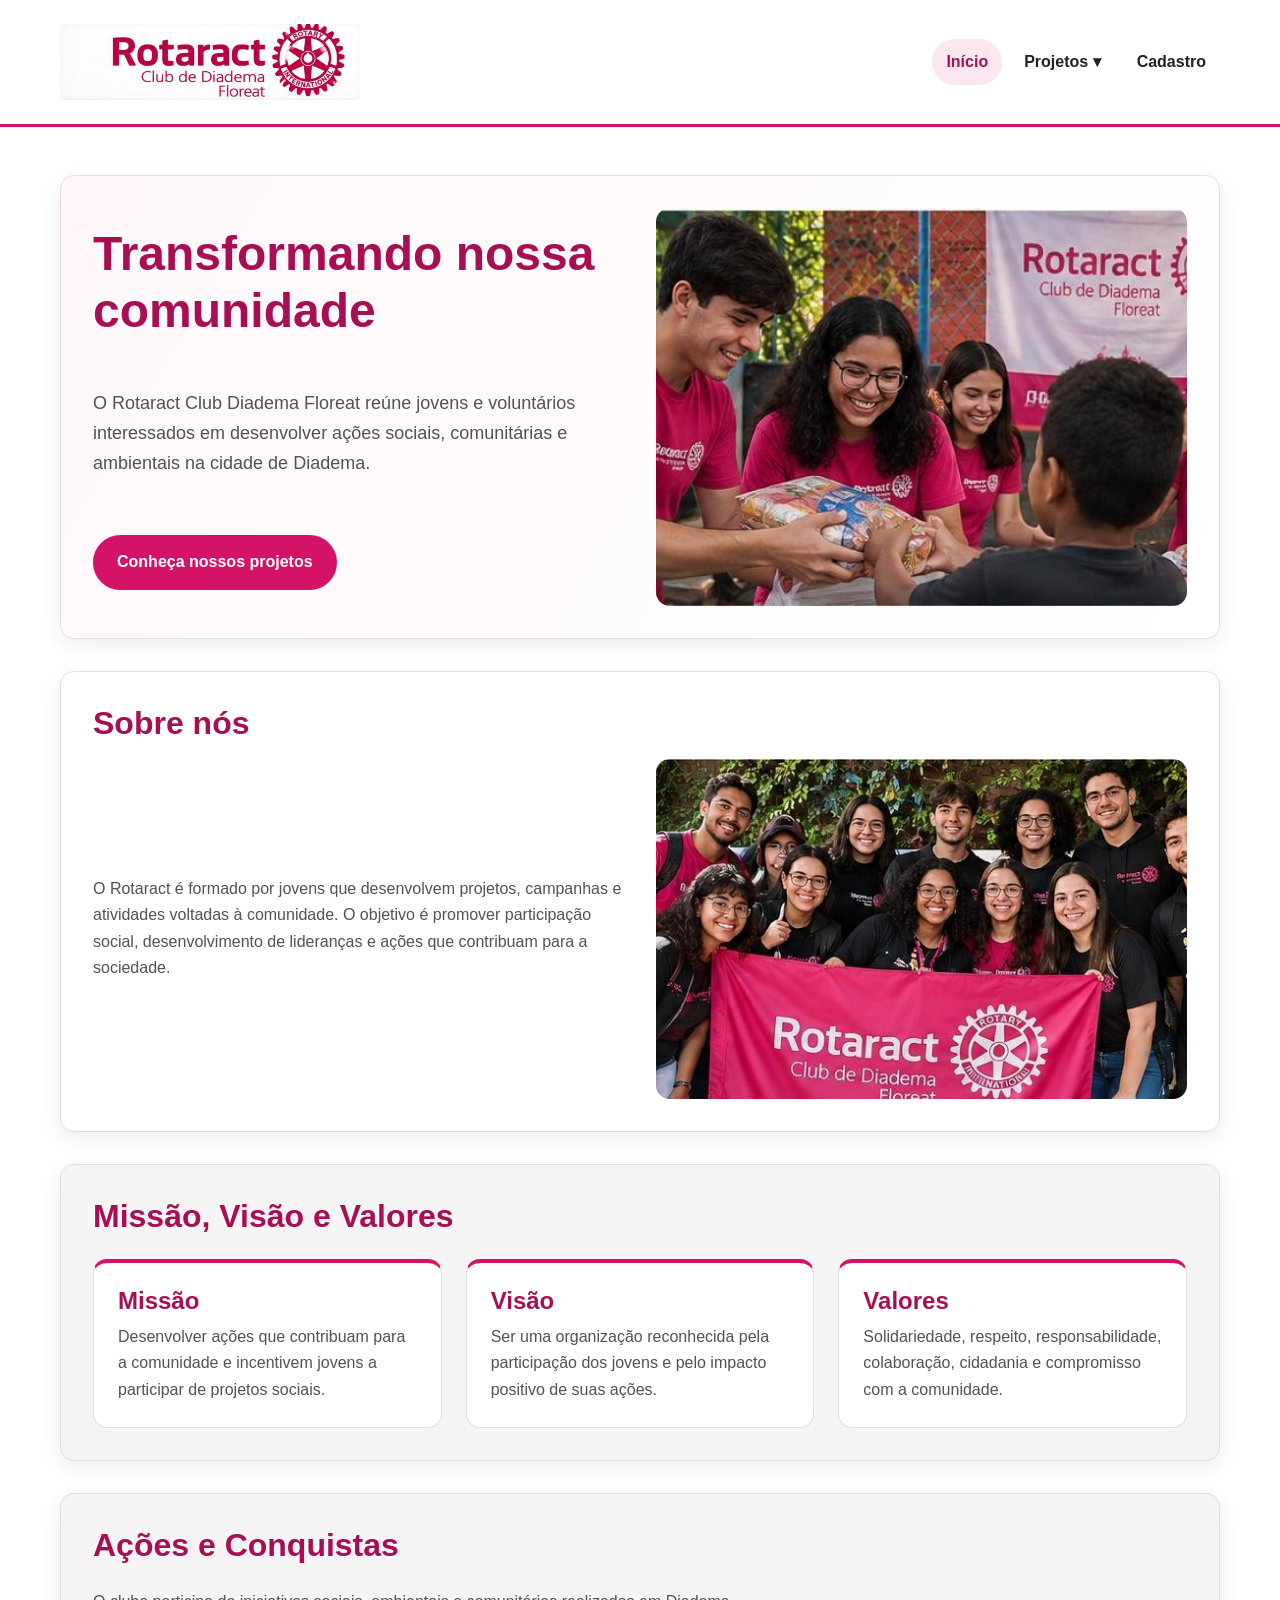
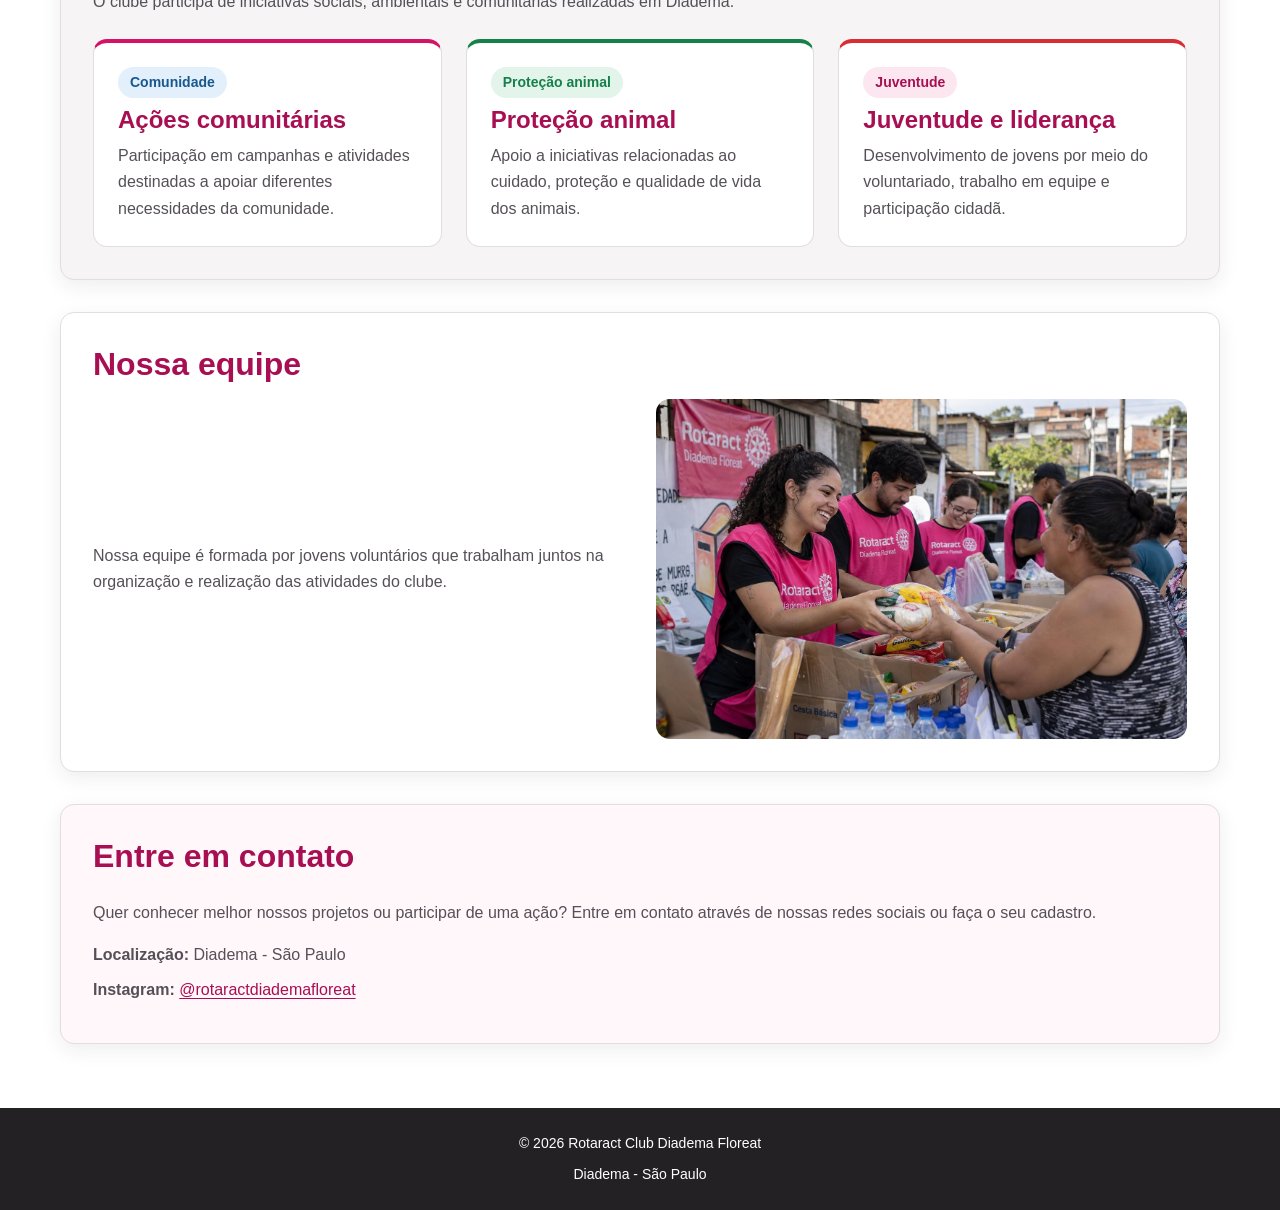
<file: index.html>
<!DOCTYPE html>
<html lang="pt-BR">

<head>
    <meta charset="UTF-8">

    <meta name="viewport" content="width=device-width, initial-scale=1.0">

    <meta name="description"
        content="Conheça o Rotaract Club Diadema Floreat, seus projetos sociais, ações comunitárias e formas de participação.">

    <title>Rotaract Diadema Floreat</title>
    <link rel="stylesheet" href="css/style_home.css">

</head>

<body>


    <header>
            <h1>
                <img src="assets/images/logo_inicio.jpg" alt="Logo do Rotaract Club de Diadema Floreat" width="300"
                    class="logo">
            </h1>

            <nav aria-label="Navegação principal">
              <input type="checkbox" id="menu-check" class="menu-check" aria-label="Abrir ou fechar o menu">
              <label for="menu-check" class="menu-toggle">☰ Menu</label>

              <ul>
                <li><a href="index.html" aria-current="page">Início</a></li>
                <li class="tem-submenu">
                  <a href="pages/projeto.html">Projetos ▾</a>
                  <ul class="submenu">
                  <li><a href="pages/projeto.html#natal-animal">Natal Animal</a></li>
                  <li><a href="pages/projeto.html#pascoa">Páscoa que Transforma</a></li>
                  <li><a href="pages/projeto.html#floreat-ruas">Ação Floreat nas Ruas</a></li>
                  <li><a href="pages/projeto.html#big-mac">Meu Primeiro Big Mac</a></li>
                  <li><a href="pages/projeto.html#sabonetes">Oficina dos Sabonetes</a></li>
                  <li><a href="pages/projeto.html#floreat-fest">Floreat Fest</a></li>
                  </ul>
                </li>
                <li><a href="pages/cadastro.html">Cadastro</a></li>
              </ul>
            </nav>
    </header>



    <main>

        <section class="apresentacao">

            

                <h2>Transformando nossa comunidade</h2>

                <p>
                    O Rotaract Club Diadema Floreat reúne jovens e voluntários
                    interessados em desenvolver ações sociais, comunitárias
                    e ambientais na cidade de Diadema.
                </p>

                <a href="pages/projeto.html" class="botao">
                    Conheça nossos projetos
                </a>

            

            <figure class="imagem-apresentacao">
                <img src="assets/images/acao_social_inicio.jpg" alt="Voluntários participando de uma ação social"
                    width="600" height="450">
            </figure>

        </section>



        <section class="sobre">

            <h2>Sobre nós</h2>

            <p>
                O Rotaract é formado por jovens que desenvolvem projetos,
                campanhas e atividades voltadas à comunidade.
                O objetivo é promover participação social, desenvolvimento
                de lideranças e ações que contribuam para a sociedade.
            </p>

            <img src="assets/images/equipe_inicio.jpg" alt="Integrantes reunidos durante uma atividade do projeto"
                width="600">
        </section>



        <section class="principios">

            <h2>Missão, Visão e Valores</h2>

            <article class="card">

                <h3>Missão</h3>

                <p>
                    Desenvolver ações que contribuam para a comunidade
                    e incentivem jovens a participar de projetos sociais.
                </p>

            </article>


            <article class="card">

                <h3>Visão</h3>

                <p>
                    Ser uma organização reconhecida pela participação
                    dos jovens e pelo impacto positivo de suas ações.
                </p>

            </article>


            <article class="card">

                <h3>Valores</h3>

                <p>
                    Solidariedade, respeito, responsabilidade,
                    colaboração, cidadania e compromisso com a comunidade.
                </p>

            </article>

        </section>



        <section class="conquistas">

            <h2>Ações e Conquistas</h2>

            <p>
                O clube participa de iniciativas sociais, ambientais
                e comunitárias realizadas em Diadema.
            </p>

            <article class="card">

                <data class="badge badge--social" value="comunidade">Comunidade</data>

                <h3>Ações comunitárias</h3>

                <p>
                    Participação em campanhas e atividades destinadas
                    a apoiar diferentes necessidades da comunidade.
                </p>

            </article>


            <article class="card">

                <data class="badge badge--animal" value="protecao-animal">Proteção animal</data>

                <h3>Proteção animal</h3>

                <p>
                    Apoio a iniciativas relacionadas ao cuidado,
                    proteção e qualidade de vida dos animais.
                </p>

            </article>


            <article class="card">

                <data class="badge" value="juventude">Juventude</data>

                <h3>Juventude e liderança</h3>

                <p>
                    Desenvolvimento de jovens por meio do voluntariado,
                    trabalho em equipe e participação cidadã.
                </p>

            </article>

        </section>



        <section class="equipe">

            <h2>Nossa equipe</h2>

            <p>
                Nossa equipe é formada por jovens voluntários que trabalham
                juntos na organização e realização das atividades do clube.
            </p>

            <img src="assets/images/voluntario_inicio.jpg" alt="Equipe de voluntários do Rotaract" width="600">

        </section>



        <section class="contato">

            <h2>Entre em contato</h2>

            <p>
                Quer conhecer melhor nossos projetos ou participar de uma ação?
                Entre em contato através de nossas redes sociais ou faça o seu cadastro.
            </p>

            <address>

                <p>
                    <strong>Localização:</strong>
                    Diadema - São Paulo
                </p>

                <p>
                    <strong>Instagram:</strong>

                    <a href="https://www.instagram.com/rotaractdiademafloreat/" target="_blank"
                        rel="noopener noreferrer">
                        @rotaractdiademafloreat
                    </a>
                </p>

            </address>

        </section>

    </main>

  <footer>
    <p>© 2026 Rotaract Club Diadema Floreat</p>
    <p>Diadema - São Paulo</p>
  </footer>



</body>

</html>
</file>
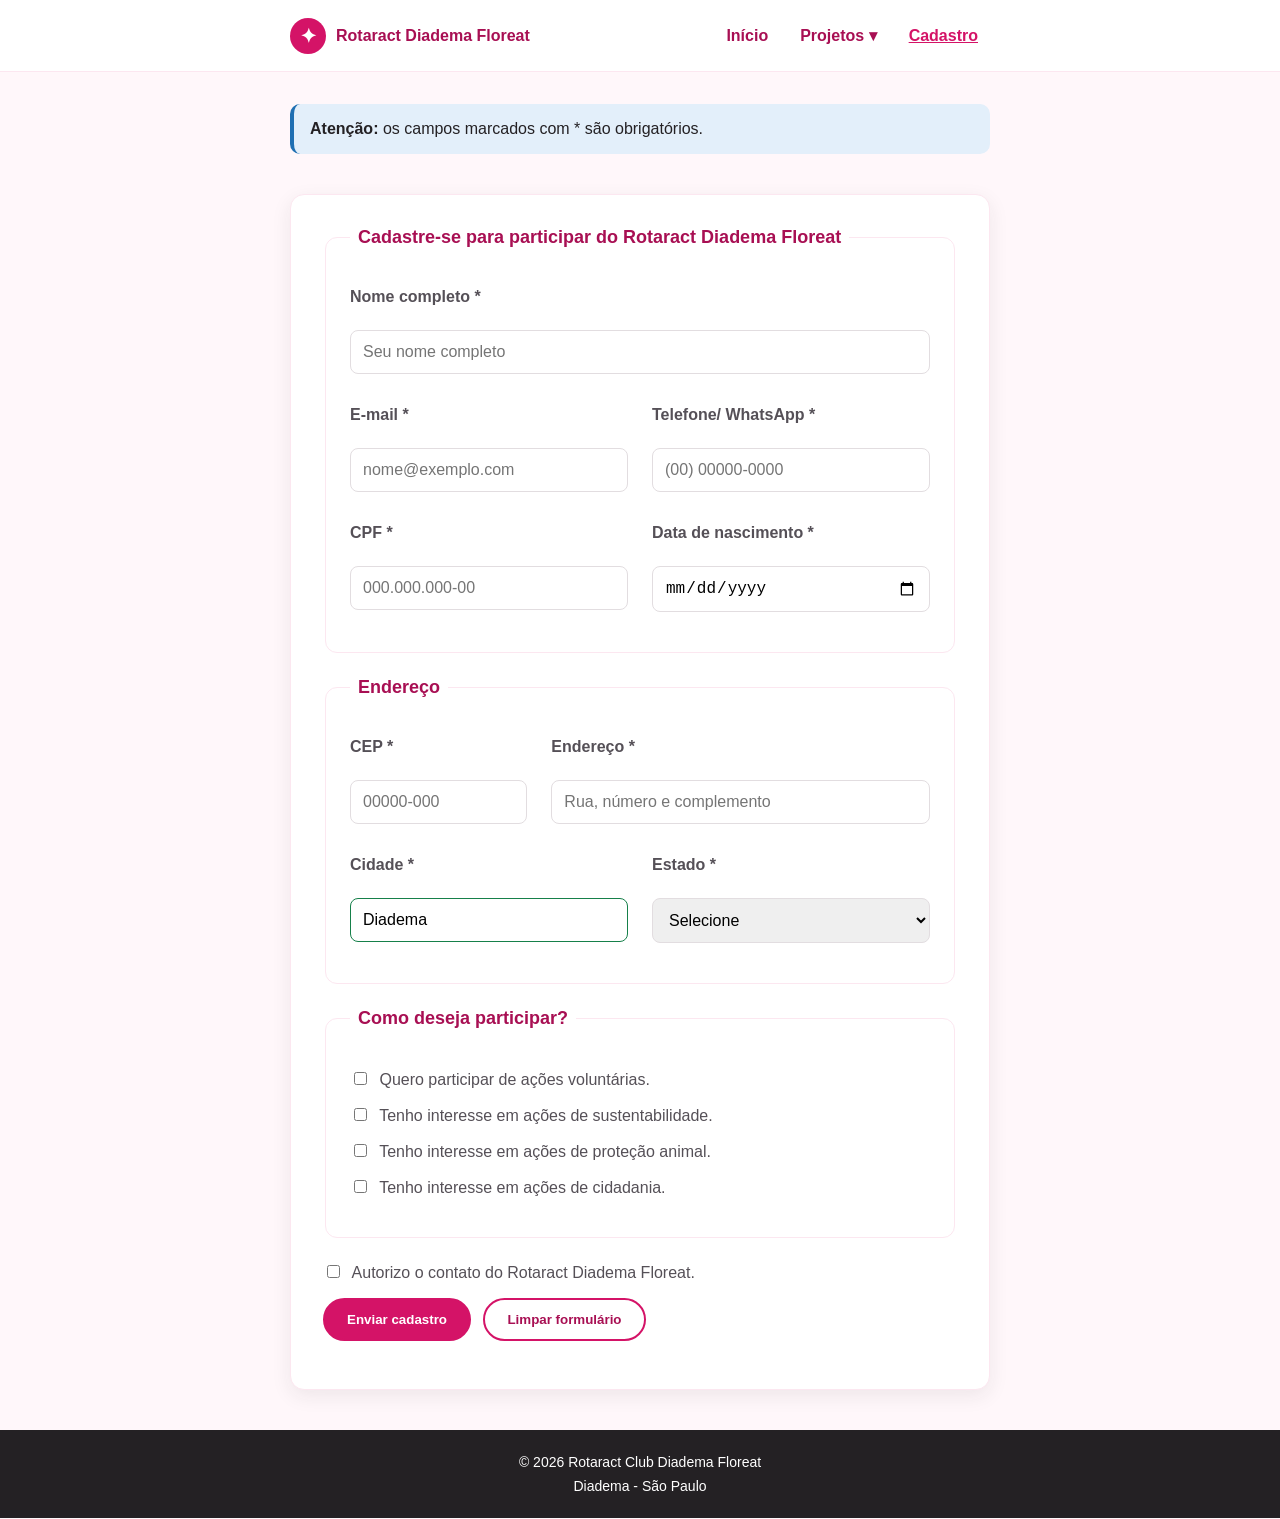
<file: pages/cadastro.html>
<!doctype html>
<html lang="pt-BR">
<head>
  <meta charset="utf-8">
  <meta name="viewport" content="width=device-width, initial-scale=1">
  <meta name="description" content="Faça seu cadastro para participar das ações do Rotaract Club Diadema Floreat.">
  <title>Cadastro | Rotaract Diadema Floreat</title>
  <link rel="stylesheet" href="../css/style_cadastro.css">
</head>

<body>
  <header class="cabecalho-formulario">
    <h1 class="titulo-logo">
      <a class="logo-formulario" href="../index.html">
        Rotaract Diadema Floreat
      </a>
    </h1>

    <nav aria-label="Navegação principal">
      <input type="checkbox" id="menu-check" class="menu-check" aria-label="Abrir ou fechar o menu">
      <label for="menu-check" class="menu-toggle">☰ Menu</label>

      <ul>
        <li><a href="../index.html">Início</a></li>
        <li class="tem-submenu">
          <a href="projeto.html">Projetos ▾</a>
          <ul class="submenu">
          <li><a href="projeto.html#natal-animal">Natal Animal</a></li>
          <li><a href="projeto.html#pascoa">Páscoa que Transforma</a></li>
          <li><a href="projeto.html#floreat-ruas">Ação Floreat nas Ruas</a></li>
          <li><a href="projeto.html#big-mac">Meu Primeiro Big Mac</a></li>
          <li><a href="projeto.html#sabonetes">Oficina dos Sabonetes</a></li>
          <li><a href="projeto.html#floreat-fest">Floreat Fest</a></li>
          </ul>
        </li>
        <li><a href="cadastro.html" aria-current="page">Cadastro</a></li>
      </ul>
    </nav>
  </header>

  <main>
    <aside class="alerta alerta--info" role="note">
      <strong>Atenção:</strong> os campos marcados com * são obrigatórios.
    </aside>

    <form class="formulario-cadastro" action="#modal-sucesso" method="get">
      <fieldset class="grid-12">
        <legend>Cadastre-se para participar do Rotaract Diadema Floreat</legend>

        
        <p class="col-12">
          <label for="nome">Nome completo *</label><br>
          <input type="text" id="nome" name="nome" placeholder="Seu nome completo" autocomplete="name" required>
          <small class="erro-msg">Informe seu nome completo.</small>
        </p>
        <p class="col-6">
          <label for="email">E-mail *</label><br>
          <input type="email" id="email" name="email" placeholder="nome@exemplo.com" autocomplete="email" required>
          <small class="erro-msg">Informe um e-mail válido, como nome@exemplo.com.</small>
        </p>
        <p class="col-6">
          <label for="telefone">Telefone/ WhatsApp *</label><br>
          <input type="tel" id="telefone" name="telefone" placeholder="(00) 00000-0000" pattern="\([0-9]{2}\) [0-9]{5}-[0-9]{4}" title="Use o formato (00) 00000-0000" autocomplete="tel" required>
          <small class="erro-msg">Use o formato (00) 00000-0000.</small>
        </p>
        <p class="col-6">
          <label for="cpf">CPF *</label><br>
          <input type="text" id="cpf" name="cpf" placeholder="000.000.000-00" pattern="[0-9]{3}\.[0-9]{3}\.[0-9]{3}-[0-9]{2}" title="Use o formato 000.000.000-00" inputmode="numeric" required>
          <small class="erro-msg">Use o formato 000.000.000-00.</small>
        </p>
        <p class="col-6">
          <label for="nascimento">Data de nascimento *</label><br>
          <input type="date" id="nascimento" name="nascimento" required>
        </p>
        
      </fieldset>

      <fieldset class="grid-12">
        <legend>Endereço</legend>

        
        <p class="col-4">
          <label for="cep">CEP *</label><br>
          <input type="text" id="cep" name="cep" placeholder="00000-000" pattern="[0-9]{5}-[0-9]{3}" title="Use o formato 00000-000" autocomplete="postal-code" required>
          <small class="erro-msg">Use o formato 00000-000.</small>
        </p>
        <p class="col-8">
          <label for="endereco">Endereço *</label><br>
          <input type="text" id="endereco" name="endereco" placeholder="Rua, número e complemento" autocomplete="address-line1" required>
          <small class="erro-msg">Informe seu endereço.</small>
        </p>
        <p class="col-6">
          <label for="cidade">Cidade *</label><br>
          <input type="text" id="cidade" name="cidade" value="Diadema" placeholder="Cidade" autocomplete="address-level2" required>
          <small class="erro-msg">Informe sua cidade.</small>
        </p>
        <p class="col-6">
          <label for="estado">Estado *</label><br>
          <select id="estado" name="estado" autocomplete="address-level1" required>
            <option value="">Selecione</option>
            <option value="AC">Acre</option>
            <option value="AL">Alagoas</option>
            <option value="AP">Amapá</option>
            <option value="AM">Amazonas</option>
            <option value="BA">Bahia</option>
            <option value="CE">Ceará</option>
            <option value="DF">Distrito Federal</option>
            <option value="ES">Espírito Santo</option>
            <option value="GO">Goiás</option>
            <option value="MA">Maranhão</option>
            <option value="MT">Mato Grosso</option>
            <option value="MS">Mato Grosso do Sul</option>
            <option value="MG">Minas Gerais</option>
            <option value="PA">Pará</option>
            <option value="PB">Paraíba</option>
            <option value="PR">Paraná</option>
            <option value="PE">Pernambuco</option>
            <option value="PI">Piauí</option>
            <option value="RJ">Rio de Janeiro</option>
            <option value="RN">Rio Grande do Norte</option>
            <option value="RS">Rio Grande do Sul</option>
            <option value="RO">Rondônia</option>
            <option value="RR">Roraima</option>
            <option value="SC">Santa Catarina</option>
            <option value="SP">São Paulo</option>
            <option value="SE">Sergipe</option>
            <option value="TO">Tocantins</option>
          </select>
        </p>
        
      </fieldset>

      <fieldset>
        <legend>Como deseja participar?</legend>

        <p>
          <input type="checkbox" id="voluntariado" name="interesse" value="voluntariado">
          <label for="voluntariado">Quero participar de ações voluntárias.</label>
        </p>
        <p>
          <input type="checkbox" id="sustentabilidade" name="interesse" value="sustentabilidade">
          <label for="sustentabilidade">Tenho interesse em ações de sustentabilidade.</label>
        </p>
        <p>
          <input type="checkbox" id="protecao-animal" name="interesse" value="protecao-animal">
          <label for="protecao-animal">Tenho interesse em ações de proteção animal.</label>
        </p>
        <p>
          <input type="checkbox" id="cidadania" name="interesse" value="cidadania">
          <label for="cidadania">Tenho interesse em ações de cidadania.</label>
        </p>
      </fieldset>

      <p>
        <input type="checkbox" id="termos" name="termos" required>
        <label for="termos">Autorizo o contato do Rotaract Diadema Floreat.</label>
      </p>

      <p>
        <button type="submit">Enviar cadastro</button>
        <button type="reset">Limpar formulário</button>
      </p>
    </form>
  </main>

  <footer>
    <p>© 2026 Rotaract Club Diadema Floreat</p>
    <p>Diadema - São Paulo</p>
  </footer>

  <dialog id="modal-sucesso" class="modal" aria-labelledby="modal-titulo">
    <section class="modal-caixa">
      <h2 id="modal-titulo">Cadastro enviado!</h2>
      <p>Obrigado por querer fazer parte do Rotaract Diadema Floreat. Em breve entraremos em contato.</p>
      <a class="botao" href="#toast-ok">Fechar</a>
    </section>
  </dialog>

  <output id="toast-ok" class="toast toast--sucesso">Tudo certo! Seu cadastro foi registrado.</output>
</body>
</html>
</file>
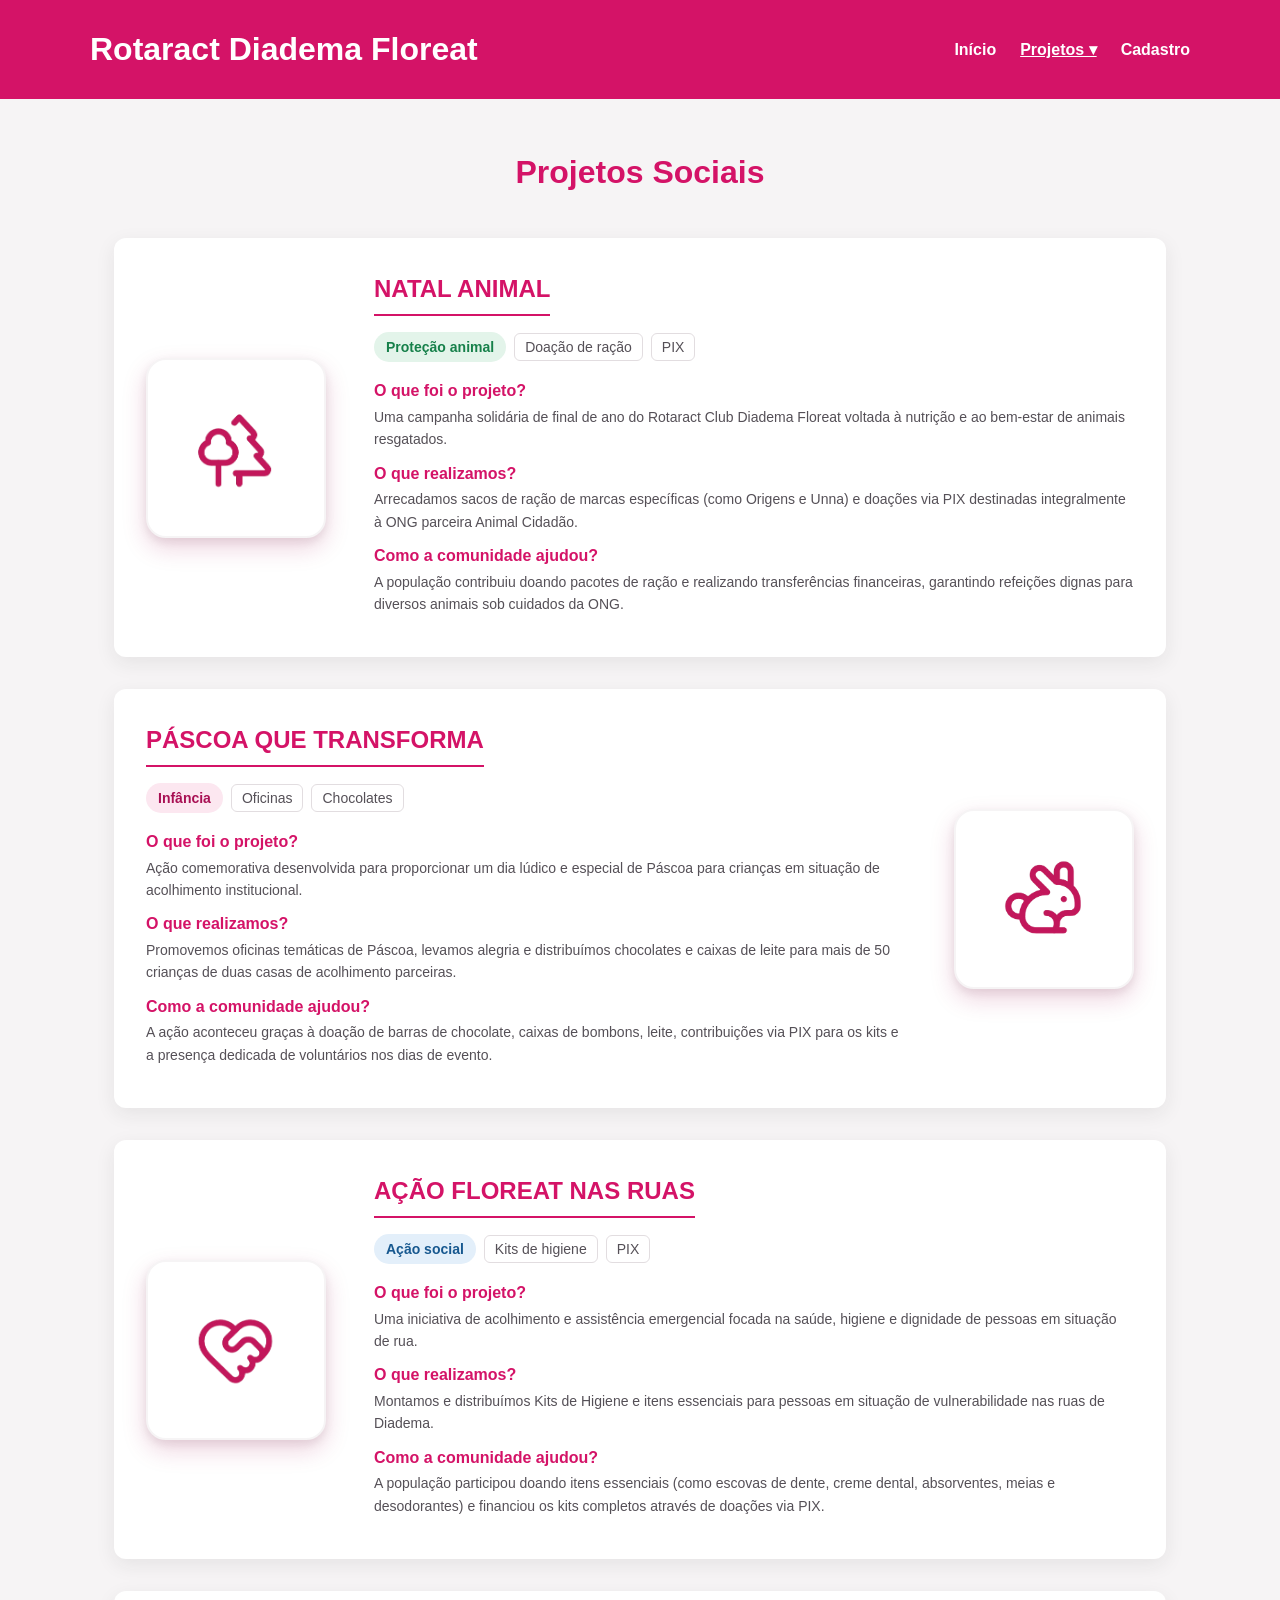
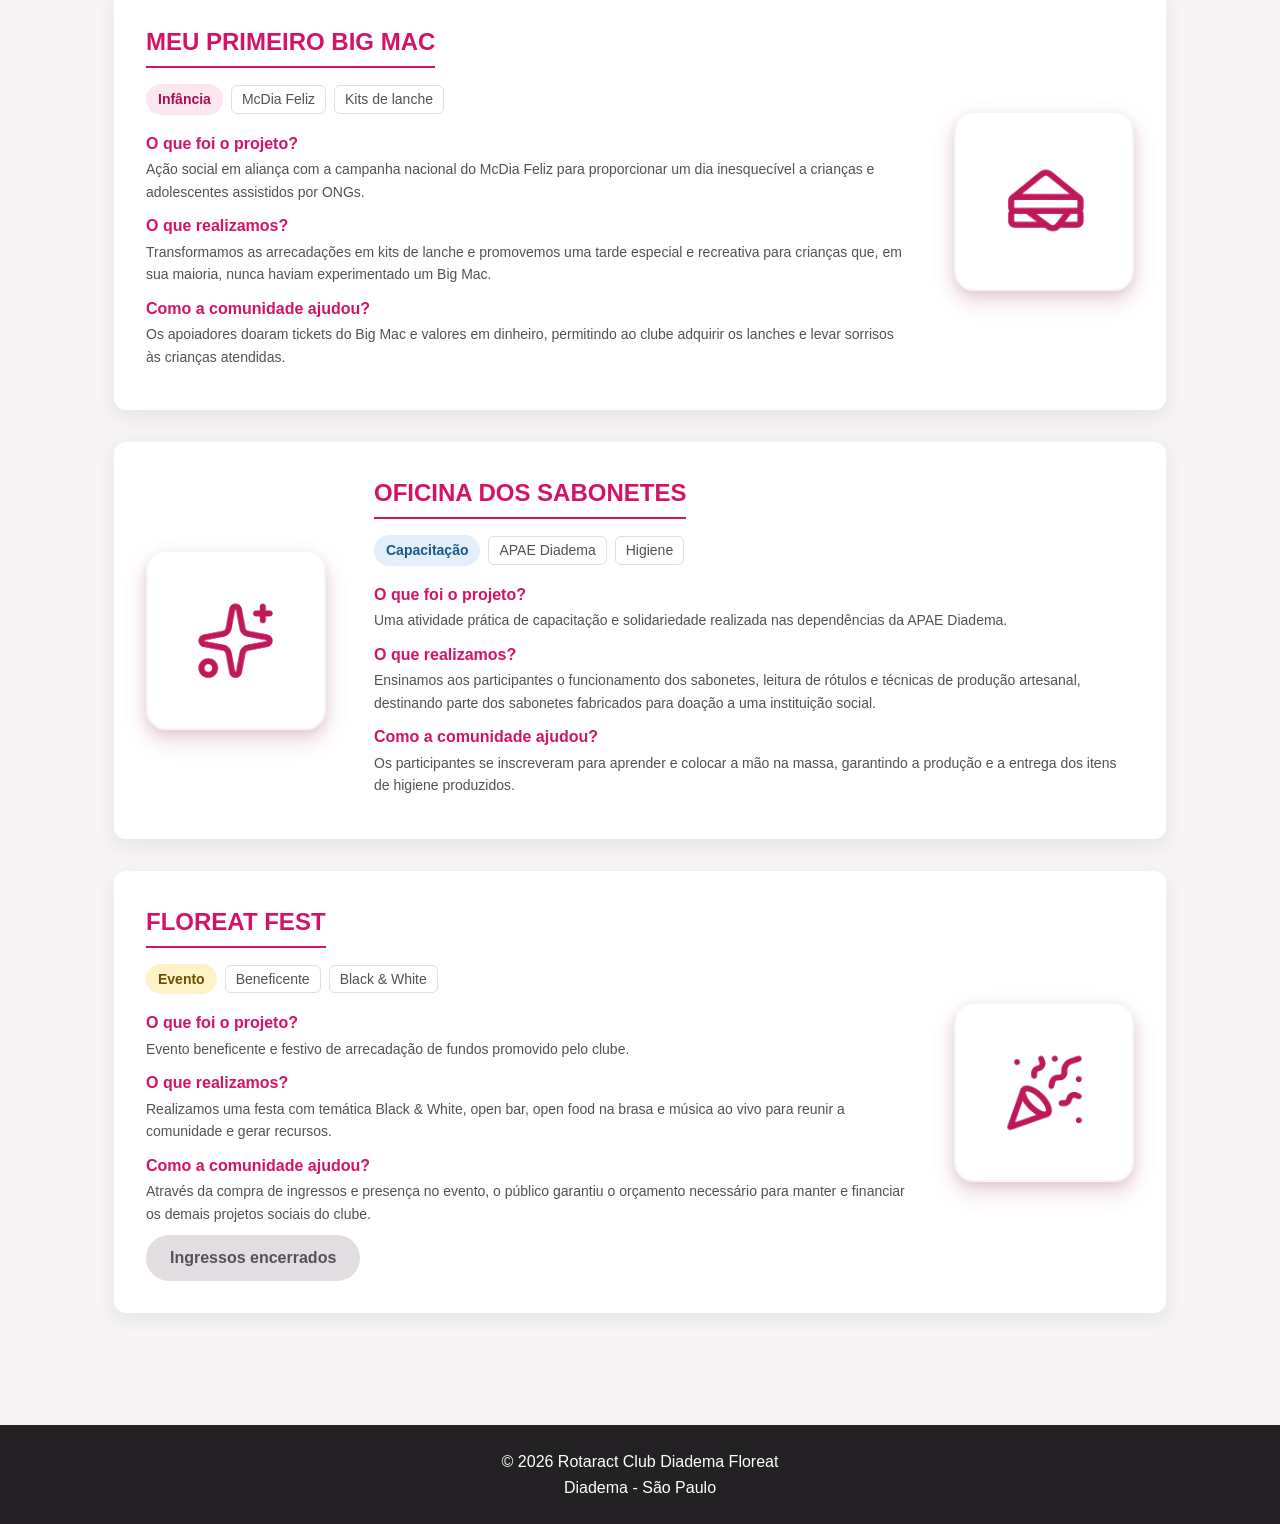
<file: pages/projeto.html>
<!DOCTYPE html>
<html lang="pt-br">
<head>
  <meta charset="UTF-8">
  <meta name="viewport" content="width=device-width, initial-scale=1.0">
  <title>Projetos Sociais - Rotaract Diadema Floreat</title>
  <link rel="stylesheet" href="../css/style_projeto.css">
</head>
<body>

<header>
    <h1>Rotaract Diadema Floreat</h1>
    <nav aria-label="Navegação principal">
      <input type="checkbox" id="menu-check" class="menu-check" aria-label="Abrir ou fechar o menu">
      <label for="menu-check" class="menu-toggle">☰ Menu</label>

      <ul>
        <li><a href="../index.html">Início</a></li>
        <li class="tem-submenu">
          <a href="projeto.html" aria-current="page">Projetos ▾</a>
          <ul class="submenu">
          <li><a href="projeto.html#natal-animal">Natal Animal</a></li>
          <li><a href="projeto.html#pascoa">Páscoa que Transforma</a></li>
          <li><a href="projeto.html#floreat-ruas">Ação Floreat nas Ruas</a></li>
          <li><a href="projeto.html#big-mac">Meu Primeiro Big Mac</a></li>
          <li><a href="projeto.html#sabonetes">Oficina dos Sabonetes</a></li>
          <li><a href="projeto.html#floreat-fest">Floreat Fest</a></li>
          </ul>
        </li>
        <li><a href="cadastro.html">Cadastro</a></li>
      </ul>
    </nav>
</header>

<main class="grid-12">
  <h2 class="titulo-pagina col-12">Projetos Sociais</h2>

  <ul class="lista-projetos col-12">
  <li class="card-projeto" id="natal-animal">
    <figure class="box-icon-destaque">
      <img src="../assets/images/icons/icon_arvore.png" width="170" height="170" alt="Ícone de árvore de Natal">
    </figure>
    <article class="texto-projeto">
      <h3>Natal Animal</h3>
      <ul class="tags">
          <li class="badge badge--animal">Proteção animal</li>
          <li class="tag">Doação de ração</li>
          <li class="tag">PIX</li>
        </ul>
      <section class="topico-item">
          <h4>O que foi o projeto?</h4>
          <p>Uma campanha solidária de final de ano do Rotaract Club Diadema Floreat voltada à nutrição e ao bem-estar de animais resgatados.</p>
        </section>
      <section class="topico-item">
          <h4>O que realizamos?</h4>
          <p>Arrecadamos sacos de ração de marcas específicas (como Origens e Unna) e doações via PIX destinadas integralmente à ONG parceira Animal Cidadão.</p>
        </section>
      <section class="topico-item">
          <h4>Como a comunidade ajudou?</h4>
          <p>A população contribuiu doando pacotes de ração e realizando transferências financeiras, garantindo refeições dignas para diversos animais sob cuidados da ONG.</p>
        </section>
    </article>
  </li>

  <li class="card-projeto reverse" id="pascoa">
    <figure class="box-icon-destaque">
      <img src="../assets/images/icons/icon_coelho.png" width="170" height="170" alt="Ícone de coelho da Páscoa">
    </figure>
    <article class="texto-projeto">
      <h3>Páscoa que Transforma</h3>
      <ul class="tags">
          <li class="badge">Infância</li>
          <li class="tag">Oficinas</li>
          <li class="tag">Chocolates</li>
        </ul>
      <section class="topico-item">
          <h4>O que foi o projeto?</h4>
          <p>Ação comemorativa desenvolvida para proporcionar um dia lúdico e especial de Páscoa para crianças em situação de acolhimento institucional.</p>
        </section>
      <section class="topico-item">
          <h4>O que realizamos?</h4>
          <p>Promovemos oficinas temáticas de Páscoa, levamos alegria e distribuímos chocolates e caixas de leite para mais de 50 crianças de duas casas de acolhimento parceiras.</p>
        </section>
      <section class="topico-item">
          <h4>Como a comunidade ajudou?</h4>
          <p>A ação aconteceu graças à doação de barras de chocolate, caixas de bombons, leite, contribuições via PIX para os kits e a presença dedicada de voluntários nos dias de evento.</p>
        </section>
    </article>
  </li>

  <li class="card-projeto" id="floreat-ruas">
    <figure class="box-icon-destaque">
      <img src="../assets/images/icons/icon_mao-coracao.png" width="170" height="170" alt="Ícone de mão segurando um coração">
    </figure>
    <article class="texto-projeto">
      <h3>Ação Floreat nas Ruas</h3>
      <ul class="tags">
          <li class="badge badge--social">Ação social</li>
          <li class="tag">Kits de higiene</li>
          <li class="tag">PIX</li>
        </ul>
      <section class="topico-item">
          <h4>O que foi o projeto?</h4>
          <p>Uma iniciativa de acolhimento e assistência emergencial focada na saúde, higiene e dignidade de pessoas em situação de rua.</p>
        </section>
      <section class="topico-item">
          <h4>O que realizamos?</h4>
          <p>Montamos e distribuímos Kits de Higiene e itens essenciais para pessoas em situação de vulnerabilidade nas ruas de Diadema.</p>
        </section>
      <section class="topico-item">
          <h4>Como a comunidade ajudou?</h4>
          <p>A população participou doando itens essenciais (como escovas de dente, creme dental, absorventes, meias e desodorantes) e financiou os kits completos através de doações via PIX.</p>
        </section>
    </article>
  </li>

  <li class="card-projeto reverse" id="big-mac">
    <figure class="box-icon-destaque">
      <img src="../assets/images/icons/icon_lanche.png" width="170" height="170" alt="Ícone de lanche">
    </figure>
    <article class="texto-projeto">
      <h3>Meu Primeiro Big Mac</h3>
      <ul class="tags">
          <li class="badge">Infância</li>
          <li class="tag">McDia Feliz</li>
          <li class="tag">Kits de lanche</li>
        </ul>
      <section class="topico-item">
          <h4>O que foi o projeto?</h4>
          <p>Ação social em aliança com a campanha nacional do McDia Feliz para proporcionar um dia inesquecível a crianças e adolescentes assistidos por ONGs.</p>
        </section>
      <section class="topico-item">
          <h4>O que realizamos?</h4>
          <p>Transformamos as arrecadações em kits de lanche e promovemos uma tarde especial e recreativa para crianças que, em sua maioria, nunca haviam experimentado um Big Mac.</p>
        </section>
      <section class="topico-item">
          <h4>Como a comunidade ajudou?</h4>
          <p>Os apoiadores doaram tickets do Big Mac e valores em dinheiro, permitindo ao clube adquirir os lanches e levar sorrisos às crianças atendidas.</p>
        </section>
    </article>
  </li>

  <li class="card-projeto" id="sabonetes">
    <figure class="box-icon-destaque">
      <img src="../assets/images/icons/icon_estrelas.png" width="170" height="170" alt="Ícone de estrelas">
    </figure>
    <article class="texto-projeto">
      <h3>Oficina dos Sabonetes</h3>
      <ul class="tags">
          <li class="badge badge--social">Capacitação</li>
          <li class="tag">APAE Diadema</li>
          <li class="tag">Higiene</li>
        </ul>
      <section class="topico-item">
          <h4>O que foi o projeto?</h4>
          <p>Uma atividade prática de capacitação e solidariedade realizada nas dependências da APAE Diadema.</p>
        </section>
      <section class="topico-item">
          <h4>O que realizamos?</h4>
          <p>Ensinamos aos participantes o funcionamento dos sabonetes, leitura de rótulos e técnicas de produção artesanal, destinando parte dos sabonetes fabricados para doação a uma instituição social.</p>
        </section>
      <section class="topico-item">
          <h4>Como a comunidade ajudou?</h4>
          <p>Os participantes se inscreveram para aprender e colocar a mão na massa, garantindo a produção e a entrega dos itens de higiene produzidos.</p>
        </section>
    </article>
  </li>

  <li class="card-projeto reverse" id="floreat-fest">
    <figure class="box-icon-destaque">
      <img src="../assets/images/icons/icon_confete.png" width="170" height="170" alt="Ícone de confete">
    </figure>
    <article class="texto-projeto">
      <h3>Floreat Fest</h3>
      <ul class="tags">
          <li class="badge badge--evento">Evento</li>
          <li class="tag">Beneficente</li>
          <li class="tag">Black &amp; White</li>
        </ul>
      <section class="topico-item">
          <h4>O que foi o projeto?</h4>
          <p>Evento beneficente e festivo de arrecadação de fundos promovido pelo clube.</p>
        </section>
      <section class="topico-item">
          <h4>O que realizamos?</h4>
          <p>Realizamos uma festa com temática Black & White, open bar, open food na brasa e música ao vivo para reunir a comunidade e gerar recursos.</p>
        </section>
      <section class="topico-item">
          <h4>Como a comunidade ajudou?</h4>
          <p>Através da compra de ingressos e presença no evento, o público garantiu o orçamento necessário para manter e financiar os demais projetos sociais do clube.</p>
        </section>
      <button type="button" class="botao" disabled>Ingressos encerrados</button>
    </article>
  </li>
  </ul>
</main>

  <footer>
    <p>© 2026 Rotaract Club Diadema Floreat</p>
    <p>Diadema - São Paulo</p>
  </footer>

</body>
</html>
</file>
<file: css/style_home.css>
:root {
  /* Cores primárias */
  --rosa: #D41367;
  --rosa-escuro: #A80F53;
  --rosa-claro: #FCE7F0;
  --rosa-fundo: #FFF7FA;

  /* Cores secundárias */
  --vermelho: #D92D36;
  --verde: #16804A;
  --amarelo: #F2B705;
  --azul: #1F6FB2;

  /* Cores neutras */
  --preto: #242124;
  --branco: #FFFFFF;
  --cinza-fundo: #F6F4F5;
  --cinza-borda: #E2DDE0;
  --cinza-texto: #555057;

  --fonte-familia: Arial, Helvetica, sans-serif;
  --fonte-pequena: 0.875rem;
  --fonte-base: 1rem;
  --fonte-media: 1.125rem;
  --fonte-titulo: 1.5rem;
  --fonte-secao: 2rem;
  --fonte-destaque: clamp(2rem, 4vw, 3rem);

  --espaco-8: 8px;
  --espaco-16: 16px;
  --espaco-24: 24px;
  --espaco-32: 32px;
  --espaco-48: 48px;
  --espaco-64: 64px;

  --largura-maxima: 1160px;
  --raio: 14px;
  --sombra: 0 6px 20px rgba(36, 33, 36, 0.08);
}

* {
  box-sizing: border-box;
}

html {
  scroll-behavior: smooth;
  scroll-padding-top: 24px;
}

body {
  display: grid;
  grid-template-columns: minmax(0, 1fr);
  grid-template-rows: auto 1fr auto;
  min-height: 100vh;
  margin: 0;
  color: var(--preto);
  background: var(--branco);
  font-family: Arial, Helvetica, sans-serif;
  font-size: var(--fonte-base);
  line-height: 1.65;
  overflow-wrap: break-word;
}

img {
  display: block;
  max-width: 100%;
  height: auto;
}

h1, h2, h3, p {
  margin-top: 0;
}

h1, h2, h3 {
  line-height: 1.2;
}

h1 {
  margin-bottom: 0;
  color: var(--rosa-escuro);
  font-size: var(--fonte-titulo);
}

h2 {
  margin-bottom: var(--espaco-24);
  color: var(--rosa-escuro);
  font-size: var(--fonte-secao);
}

h3 {
  margin-bottom: var(--espaco-8);
  color: var(--rosa-escuro);
  font-size: var(--fonte-titulo);
}

p {
  color: var(--cinza-texto);
}

a {
  color: var(--rosa-escuro);
  text-underline-offset: 3px;
}

a:hover {
  color: var(--vermelho);
}

a:focus-visible {
  outline: 3px solid var(--verde);
  outline-offset: 3px;
}

/* Cabeçalho e navegação */
header {
  display: flex;
  align-items: center;
  justify-content: space-between;
  flex-wrap: wrap;
  gap: var(--espaco-24);
  padding: var(--espaco-24) max(24px, calc((100% - var(--largura-maxima)) / 2));
  border-bottom: 3px solid var(--rosa);
  background: var(--branco);
}

header h1 {
  flex: 1 1 250px;
}

nav {
  position: relative;
  min-width: 0;
}

nav ul {
  display: flex;
  align-items: center;
  justify-content: flex-end;
  flex-wrap: wrap;
  gap: var(--espaco-8);
  margin: 0;
  padding: 0;
  list-style: none;
}

nav a {
  display: block;
  padding: 10px 14px;
  border-radius: 999px;
  color: var(--preto);
  font-weight: 700;
  text-decoration: none;
  transition: background-color 160ms ease, color 160ms ease;
}

nav a:hover,
nav a:focus-visible,
nav a[aria-current="page"] {
  background: var(--rosa-claro);
  color: var(--rosa-escuro);
}

/* Dropdown */
.tem-submenu { position: relative; }

.submenu {
  display: none;
  position: absolute;
  top: 100%;
  left: 0;
  z-index: 20;
  flex-direction: column;
  align-items: stretch;
  gap: 2px;
  min-width: 250px;
  padding: var(--espaco-8);
  border: 1px solid var(--cinza-borda);
  border-radius: var(--raio);
  background: var(--branco);
  box-shadow: var(--sombra);
}

.tem-submenu:hover > .submenu,
.tem-submenu:focus-within > .submenu { display: flex; }

/* Hambúrguer */
.menu-check,
.menu-toggle { display: none; }

.submenu a {
  border-radius: 8px;
  font-weight: 400;
}


/* Conteúdo principal */
main {
  display: grid;
  grid-template-columns: repeat(12, minmax(0, 1fr));
  gap: var(--espaco-32);
  width: min(calc(100% - 48px), var(--largura-maxima));
  margin: 0 auto;
  padding: var(--espaco-48) 0 var(--espaco-64);
}

main > section {
  grid-column: 1 / -1;
  min-width: 0;
  padding: var(--espaco-32);
  border: 1px solid var(--cinza-borda);
  border-radius: var(--raio);
  background: var(--branco);
  box-shadow: var(--sombra);
}

/* Apresentação inicial */
.apresentacao {
  display: grid;
  grid-template-columns: minmax(0, 1fr) minmax(0, 1fr);
  align-items: center;
  gap: 0 var(--espaco-32);
  background: linear-gradient(120deg, var(--rosa-fundo), var(--branco));
}

.apresentacao > h2,
.apresentacao > p,
.apresentacao > .botao {
  grid-column: 1;
}

.apresentacao > .botao {
  justify-self: start;
}

.apresentacao h2 {
  margin-bottom: var(--espaco-16);
  font-size: var(--fonte-destaque);
}

.apresentacao p {
  margin-bottom: var(--espaco-24);
  font-size: var(--fonte-media);
}

.imagem-apresentacao {
  grid-column: 2;
  grid-row: 1 / span 3;
  min-width: 0;
  margin: 0;
}

.imagem-apresentacao img {
  width: 100%;
  aspect-ratio: 4 / 3;
  object-fit: cover;
  border-radius: var(--raio);
}

.botao {
  display: inline-flex;
  align-items: center;
  justify-content: center;
  max-width: 100%;
  min-height: 46px;
  padding: 12px 22px;
  border: 2px solid var(--rosa);
  border-radius: 999px;
  background: var(--rosa);
  color: var(--branco);
  font-weight: 700;
  text-align: center;
  text-decoration: none;
  transition: background-color 160ms ease, transform 160ms ease;
}

.botao:hover {
  background: var(--rosa-escuro);
  border-color: var(--rosa-escuro);
  color: var(--branco);
  transform: translateY(-2px);
}

.botao:focus-visible {
  outline: 3px solid var(--verde);
  outline-offset: 3px;
}

.botao:active {
  background: var(--vermelho);
  transform: translateY(0);
}

.botao:disabled {
  background: var(--cinza-borda);
  border-color: var(--cinza-borda);
  color: var(--cinza-texto);
  cursor: not-allowed;
  transform: none;
}

/* Seções com texto e imagem */
.sobre,
.equipe {
  display: grid;
  grid-template-columns: repeat(12, minmax(0, 1fr));
  align-items: center;
  gap: var(--espaco-16) var(--espaco-32);
}

.sobre h2,
.equipe h2 {
  grid-column: 1 / -1;
  margin-bottom: 0;
}

.sobre p,
.equipe p {
  grid-column: span 6;
  margin-bottom: 0;
}

.sobre img,
.equipe img {
  grid-column: span 6;
  width: 100%;
  max-height: 340px;
  aspect-ratio: 4 / 3;
  object-fit: cover;
  border-radius: var(--raio);
}

/* Cards */
.principios,
.conquistas {
  display: flex;
  flex-wrap: wrap;
  align-items: stretch;
  gap: var(--espaco-24);
  background: var(--cinza-fundo);
}

.principios h2,
.conquistas h2,
.conquistas > p {
  flex: 0 0 100%;
  margin-bottom: 0;
}

.card {
  flex: 1 1 240px;
  min-width: 0;
  padding: var(--espaco-24);
  border: 1px solid var(--cinza-borda);
  border-top: 4px solid var(--rosa);
  border-radius: var(--raio);
  background: var(--branco);
}

.card p:last-child {
  margin-bottom: 0;
}

.conquistas .card:nth-of-type(2) {
  border-top-color: var(--verde);
}

.conquistas .card:nth-of-type(3) {
  border-top-color: var(--vermelho);
}

/* Badges e tags */
.badge {
  display: inline-block;
  padding: 4px 12px;
  border-radius: 999px;
  background: var(--rosa-claro);
  color: var(--rosa-escuro);
  font-size: var(--fonte-pequena);
  font-weight: 700;
}

.badge--animal { background: #E3F4EA; color: var(--verde); }
.badge--evento { background: #FEF3C7; color: #6B4F00; }
.badge--social { background: #E3EFFA; color: #17588F; }

.tags {
  display: flex;
  align-items: center;
  flex-wrap: wrap;
  gap: var(--espaco-8);
  margin: 0;
  padding: 0;
  list-style: none;
}

.tag {
  padding: 2px 10px;
  border: 1px solid var(--cinza-borda);
  border-radius: 6px;
  color: var(--cinza-texto);
  font-size: var(--fonte-pequena);
}

.card .badge {
  margin-bottom: var(--espaco-8);
}

/* Grid */
.grid-12 {
  display: grid;
  grid-template-columns: repeat(12, minmax(0, 1fr));
  gap: var(--espaco-24);
}

.col-12 { grid-column: span 12; }
.col-8 { grid-column: span 8; }
.col-6 { grid-column: span 6; }
.col-4 { grid-column: span 4; }
.col-3 { grid-column: span 3; }

/* Contato e rodapé */
.contato {
  background: var(--rosa-fundo);
}

.contato address {
  font-style: normal;
}

.contato address p {
  margin-bottom: var(--espaco-8);
}

footer {
  padding: var(--espaco-24);
  background: var(--preto);
  text-align: center;
}

footer p {
  margin-bottom: var(--espaco-8);
  color: var(--branco);
  font-size: var(--fonte-pequena);
}

footer p:last-child {
  margin-bottom: 0;
}

/* notebooks e telas menores */
@media (max-width: 1200px) {
  header {
    padding-right: var(--espaco-24);
    padding-left: var(--espaco-24);
  }

  main > section {
    padding: var(--espaco-24);
  }
}

/* tablets */
@media (max-width: 992px) {
  header {
    gap: var(--espaco-16);
  }

  header h1 {
    flex-basis: 220px;
    font-size: 1.35rem;
  }

  nav ul {
    gap: 4px;
  }

  .col-3,
  .col-4 {
    grid-column: span 6;
  }

  nav a {
    padding: 9px 10px;
  }

  .apresentacao {
    gap: 0 var(--espaco-24);
  }

  .apresentacao h2 {
    font-size: 2.2rem;
  }
}

/* tablets em retrato e celulares grandes */
@media (max-width: 768px) {
  header {
    padding: var(--espaco-16) var(--espaco-24);
    flex-direction: column;
    align-items: stretch;
    gap: var(--espaco-16);
  }

  header h1 {
    flex: none;
    text-align: center;
  }

  .logo {
    margin: 0 auto;
  }

  .menu-check {
    display: block;
    position: absolute;
    width: 1px;
    height: 1px;
    opacity: 0;
  }

  .menu-toggle {
    display: block;
    padding: 12px;
    border: 2px solid var(--rosa);
    border-radius: var(--raio);
    color: var(--rosa-escuro);
    font-weight: 700;
    text-align: center;
    cursor: pointer;
  }

  .menu-check:focus-visible + .menu-toggle {
    outline: 3px solid var(--verde);
    outline-offset: 3px;
  }

  nav ul {
    display: none;
    flex-direction: column;
    align-items: stretch;
    margin-top: var(--espaco-8);
  }

  .menu-check:checked ~ ul {
    display: flex;
  }

  .submenu {
    display: flex;
    position: static;
    min-width: 0;
    padding: 0 0 0 var(--espaco-16);
    border: 0;
    box-shadow: none;
  }

  .col-6,
  .col-8 {
    grid-column: span 12;
  }

  main {
    width: calc(100% - 32px);
    gap: var(--espaco-24);
    padding: var(--espaco-32) 0 var(--espaco-48);
  }

  main > section {
    padding: var(--espaco-24);
  }

  .apresentacao {
    grid-template-columns: 1fr;
  }

  .imagem-apresentacao {
    grid-column: 1;
    grid-row: auto;
    margin-top: var(--espaco-24);
  }

  .apresentacao h2 {
    font-size: clamp(1.8rem, 5vw, 2.4rem);
  }

  .imagem-apresentacao img {
    max-height: 380px;
  }

  .sobre p,
  .equipe p {
    grid-column: 1 / -1;
  }

  .sobre img,
  .equipe img {
    grid-column: 1 / -1;
    max-height: 320px;
  }
}

/* celulares */
@media (max-width: 576px) {
  h2 {
    font-size: 1.65rem;
  }

  h3 {
    font-size: 1.25rem;
  }

  header {
    padding: var(--espaco-16);
  }

  header h1 {
    font-size: 1.3rem;
  }

  .menu-check:checked ~ ul {
    display: grid;
    grid-template-columns: 1fr;
    gap: var(--espaco-8);
  }

  .col-3,
  .col-4 {
    grid-column: span 12;
  }

  nav a {
    padding: 10px 12px;
    background: var(--rosa-fundo);
    text-align: center;
  }

  main {
    width: calc(100% - 24px);
    gap: var(--espaco-16);
    padding: var(--espaco-24) 0 var(--espaco-32);
  }

  main > section {
    padding: var(--espaco-16);
    border-radius: 10px;
  }

  .apresentacao p {
    font-size: var(--fonte-base);
  }

  .botao {
    display: flex;
    width: 100%;
  }

  .principios,
  .conquistas {
    gap: var(--espaco-16);
  }

  .card {
    flex: 1 1 100%;
    padding: var(--espaco-16);
  }

  footer {
    padding: var(--espaco-16);
  }
}

/* celulares pequenos */
@media (max-width: 400px) {
  header h1 {
    font-size: 1.15rem;
  }

  main {
    width: calc(100% - 16px);
  }

  main > section {
    padding: 12px;
  }

  .apresentacao h2 {
    font-size: 1.75rem;
  }

  .botao {
    padding: 11px 14px;
    font-size: var(--fonte-pequena);
  }
}

@media (prefers-reduced-motion: reduce) {
  html {
    scroll-behavior: auto;
  }

  *, *::before, *::after {
    transition-duration: 0.01ms !important;
  }
}
</file>
<file: css/style_cadastro.css>
:root {
  /* Cores primárias */
  --rosa: #D41367;
  --rosa-escuro: #A80F53;
  --rosa-claro: #FCE7F0;
  --rosa-fundo: #FFF7FA;

  /* Cores secundárias */
  --vermelho: #D92D36;
  --verde: #16804A;
  --amarelo: #F2B705;
  --azul: #1F6FB2;

  /* Cores neutras */
  --preto: #242124;
  --branco: #FFFFFF;
  --cinza-fundo: #F6F4F5;
  --cinza-borda: #E2DDE0;
  --cinza-texto: #555057;

  --fonte-familia: Arial, Helvetica, sans-serif;
  --fonte-pequena: 0.875rem;
  --fonte-base: 1rem;
  --fonte-media: 1.125rem;
  --fonte-titulo: 1.5rem;
  --fonte-secao: 2rem;
  --fonte-destaque: clamp(2rem, 4vw, 3rem);

  --espaco-8: 8px;
  --espaco-16: 16px;
  --espaco-24: 24px;
  --espaco-32: 32px;
  --espaco-48: 48px;
  --espaco-64: 64px;

  --largura-maxima: 1160px;
  --raio: 14px;
  --sombra: 0 6px 20px rgba(36, 33, 36, 0.08);
}

/* Grid */
.grid-12 {
  display: grid;
  grid-template-columns: repeat(12, minmax(0, 1fr));
  gap: var(--espaco-24);
}

.col-12 { grid-column: span 12; }
.col-8 { grid-column: span 8; }
.col-6 { grid-column: span 6; }
.col-4 { grid-column: span 4; }
.col-3 { grid-column: span 3; }

* {
  box-sizing: border-box;
}

body {
  display: grid;
  grid-template-columns: minmax(0, 1fr);
  grid-template-rows: auto 1fr auto;
  min-height: 100vh;
  margin: 0;
  padding: 0;
  color: var(--preto);
  background: var(--rosa-fundo);
  font-family: var(--fonte-familia);
  font-size: var(--fonte-base);
}

a:focus-visible {
  outline: 3px solid var(--verde);
  outline-offset: 3px;
}

.cabecalho-formulario {
  position: relative;
  display: flex;
  flex-wrap: wrap;
  align-items: center;
  justify-content: space-between;
  gap: var(--espaco-16);
  padding: var(--espaco-16) max(24px, calc((100% - 700px) / 2));
  border-bottom: 1px solid var(--rosa-claro);
  background: var(--branco);
  font-family: var(--fonte-familia);
}

.titulo-logo {
  margin: 0;
  font-size: var(--fonte-base);
}

.logo-formulario {
  display: inline-flex;
  align-items: center;
  gap: 10px;
  color: var(--rosa-escuro);
  font-weight: bold;
  text-decoration: none;
}

.logo-formulario::before {
  content: "✦";
  display: grid;
  place-items: center;
  width: 36px;
  height: 36px;
  border-radius: 50%;
  color: var(--branco);
  background: var(--rosa);
  font-size: 20px;
}

nav {
  position: relative;
}

nav ul {
  display: flex;
  align-items: center;
  gap: var(--espaco-8);
  margin: 0;
  padding: 0;
  list-style: none;
}

nav a {
  display: block;
  padding: 10px 12px;
  color: var(--rosa-escuro);
  font-weight: bold;
  text-decoration: none;
}

nav a:hover,
nav a:focus-visible,
nav a[aria-current="page"] {
  color: var(--rosa);
  text-decoration: underline;
}

/* Dropdown */
.tem-submenu { position: relative; }

.submenu {
  display: none;
  position: absolute;
  top: 100%;
  left: 0;
  z-index: 20;
  flex-direction: column;
  align-items: stretch;
  gap: 2px;
  min-width: 250px;
  padding: var(--espaco-8);
  border: 1px solid var(--cinza-borda);
  border-radius: var(--raio);
  background: var(--branco);
  box-shadow: var(--sombra);
}

.tem-submenu:hover > .submenu,
.tem-submenu:focus-within > .submenu { display: flex; }

/* Hambúrguer */
.menu-check,
.menu-toggle { display: none; }

.submenu a {
  border-radius: 8px;
  font-weight: normal;
}

.menu-toggle {
  padding: 12px;
  border: 2px solid var(--rosa);
  border-radius: var(--raio);
  color: var(--rosa-escuro);
  font-weight: bold;
  text-align: center;
  cursor: pointer;
}

main > .alerta {
  max-width: 700px;
  margin: var(--espaco-32) auto 0;
}

.formulario-cadastro {
  max-width: 700px;
  margin: 40px auto;
  padding: var(--espaco-32);
  border: 1px solid var(--rosa-claro);
  border-radius: var(--raio);
  background-color: var(--branco);
  box-shadow: var(--sombra);
  font-family: var(--fonte-familia);
}

.formulario-cadastro fieldset {
  min-width: 0;
  margin-bottom: var(--espaco-24);
  padding: var(--espaco-24);
  border: 1px solid var(--rosa-claro);
  border-radius: 12px;
}

.formulario-cadastro .grid-12 {
  gap: 0 var(--espaco-24);
}

.formulario-cadastro legend {
  padding: 0 var(--espaco-8);
  color: var(--rosa-escuro);
  font-size: 18px;
  font-weight: bold;
}

.formulario-cadastro p {
  margin-bottom: var(--espaco-16);
}

.formulario-cadastro label {
  display: block;
  margin-bottom: 6px;
  color: var(--cinza-texto);
  font-weight: bold;
}

.formulario-cadastro input,
.formulario-cadastro select {
  width: 100%;
  padding: 12px;
  border: 1px solid var(--cinza-borda);
  border-radius: 8px;
  font-size: var(--fonte-base);
}

.formulario-cadastro input:focus,
.formulario-cadastro select:focus {
  outline: 3px solid rgba(212, 19, 103, 0.2);
  border-color: var(--rosa);
}

/* Validação visual */
.formulario-cadastro input:not([type="checkbox"]):not([type="date"]):not(:placeholder-shown):valid,
.formulario-cadastro input[type="date"]:valid,
.formulario-cadastro select:required:valid {
  border-color: var(--verde);
}

.formulario-cadastro input:not([type="checkbox"]):not([type="date"]):not(:placeholder-shown):invalid {
  border-color: var(--vermelho);
  background: #FDECEE;
}

.formulario-cadastro select:required:invalid:focus {
  border-color: var(--vermelho);
}

.erro-msg {
  display: none;
  margin-top: 4px;
  color: var(--vermelho);
  font-size: var(--fonte-pequena);
}

.formulario-cadastro input:not([type="checkbox"]):not(:placeholder-shown):invalid ~ .erro-msg {
  display: block;
}

.formulario-cadastro input[type="checkbox"] {
  width: auto;
  margin-right: var(--espaco-8);
  accent-color: var(--rosa);
}

.formulario-cadastro input[type="checkbox"] + label {
  display: inline;
  font-weight: normal;
}

/* Botões do formulário */
.formulario-cadastro button {
  padding: 12px 22px;
  border: 2px solid var(--rosa);
  border-radius: 999px;
  color: var(--branco);
  background-color: var(--rosa);
  font-weight: bold;
  cursor: pointer;
}

.formulario-cadastro button:hover {
  border-color: var(--rosa-escuro);
  background-color: var(--rosa-escuro);
}

.formulario-cadastro button:focus-visible {
  outline: 3px solid var(--verde);
  outline-offset: 3px;
}

.formulario-cadastro button:active {
  border-color: var(--vermelho);
  background-color: var(--vermelho);
  color: var(--branco);
}

.formulario-cadastro button:disabled {
  border-color: var(--cinza-borda);
  background-color: var(--cinza-borda);
  color: var(--cinza-texto);
  cursor: not-allowed;
}

.formulario-cadastro button[type="reset"] {
  margin-left: var(--espaco-8);
  color: var(--rosa-escuro);
  background-color: transparent;
}

.formulario-cadastro button[type="reset"]:hover {
  color: var(--branco);
  background-color: var(--rosa-escuro);
}

/* Alerts */
.alerta {
  padding: var(--espaco-16);
  border-left: 4px solid;
  border-radius: 10px;
  color: var(--preto);
}

.alerta--sucesso { border-color: var(--verde); background: #E3F4EA; }
.alerta--erro { border-color: var(--vermelho); background: #FDECEE; }
.alerta--info { border-color: var(--azul); background: #E3EFFA; }
.alerta--aviso { border-color: var(--amarelo); background: #FEF3C7; }

/* Toast */
.toast {
  position: fixed;
  right: var(--espaco-24);
  bottom: var(--espaco-24);
  z-index: 200;
  padding: 12px 18px;
  border-radius: 10px;
  background: var(--preto);
  color: var(--branco);
  box-shadow: var(--sombra);
  opacity: 0;
  visibility: hidden;
}

.toast--sucesso { background: var(--verde); }
.toast--erro { background: var(--vermelho); }

.toast:target {
  animation: toast-aparece 4s ease forwards;
}

@keyframes toast-aparece {
  0% { opacity: 0; visibility: visible; transform: translateY(16px); }
  10%, 85% { opacity: 1; visibility: visible; transform: translateY(0); }
  100% { opacity: 0; visibility: hidden; }
}

/* Modal */
.modal {
  display: none;
  position: fixed;
  inset: 0;
  z-index: 100;
  width: 100%;
  height: 100%;
  max-width: none;
  max-height: none;
  margin: 0;
  border: 0;
  place-items: center;
  padding: var(--espaco-16);
  background: rgba(36, 33, 36, 0.65);
}

.modal:target {
  display: grid;
}

.modal-caixa {
  width: min(100%, 440px);
  padding: var(--espaco-32);
  border-radius: var(--raio);
  background: var(--branco);
  box-shadow: var(--sombra);
}

.modal-caixa h2 {
  margin: 0 0 var(--espaco-16);
  color: var(--rosa-escuro);
}

.modal-caixa p {
  margin: 0 0 var(--espaco-24);
  color: var(--cinza-texto);
}

.botao {
  display: inline-flex;
  align-items: center;
  justify-content: center;
  min-height: 46px;
  padding: 12px 22px;
  border: 2px solid var(--rosa);
  border-radius: 999px;
  background: var(--rosa);
  color: var(--branco);
  font-family: inherit;
  font-size: var(--fonte-base);
  font-weight: 700;
  text-align: center;
  text-decoration: none;
  cursor: pointer;
  transition: background-color 160ms ease, transform 160ms ease;
}

.botao:hover {
  background: var(--rosa-escuro);
  border-color: var(--rosa-escuro);
  color: var(--branco);
  transform: translateY(-2px);
}

.botao:focus-visible {
  outline: 3px solid var(--verde);
  outline-offset: 3px;
}

.botao:active {
  background: var(--vermelho);
  border-color: var(--vermelho);
  transform: translateY(0);
}

.botao:disabled {
  background: var(--cinza-borda);
  border-color: var(--cinza-borda);
  color: var(--cinza-texto);
  cursor: not-allowed;
  transform: none;
}

footer {
  padding: var(--espaco-24);
  background: var(--preto);
  text-align: center;
}

footer p {
  margin: 0 0 var(--espaco-8);
  color: var(--branco);
  font-size: var(--fonte-pequena);
}

footer p:last-child {
  margin-bottom: 0;
}

/* notebooks */
@media (max-width: 1200px) {
  .cabecalho-formulario {
    gap: var(--espaco-24);
  }
}

/* tablets */
@media (max-width: 992px) {
  .col-3,
  .col-4 {
    grid-column: span 6;
  }

  .formulario-cadastro {
    padding: var(--espaco-24);
  }
}

/* tablets em retrato */
@media (max-width: 768px) {
  .col-6,
  .col-8 {
    grid-column: span 12;
  }

  .cabecalho-formulario {
    padding: var(--espaco-16) var(--espaco-24);
  }

  nav {
    flex: 1 1 100%;
  }

  .menu-check {
    display: block;
    position: absolute;
    width: 1px;
    height: 1px;
    opacity: 0;
  }

  .menu-toggle {
    display: block;
  }

  .menu-check:focus-visible + .menu-toggle {
    outline: 3px solid var(--verde);
    outline-offset: 3px;
  }

  nav ul {
    display: none;
    flex-direction: column;
    align-items: stretch;
    margin-top: var(--espaco-8);
  }

  .menu-check:checked ~ ul {
    display: flex;
  }

  .submenu {
    display: flex;
    position: static;
    min-width: 0;
    padding: 0 0 0 var(--espaco-16);
    border: 0;
    box-shadow: none;
  }

  main > .alerta {
    margin: var(--espaco-24) var(--espaco-16) 0;
  }

  .formulario-cadastro {
    margin: var(--espaco-24) var(--espaco-16);
  }
}

/* celulares */
@media (max-width: 576px) {
  .col-3,
  .col-4 {
    grid-column: span 12;
  }

  .cabecalho-formulario {
    padding: 14px 12px;
  }

  .logo-formulario {
    font-size: 14px;
  }

  main > .alerta {
    margin: var(--espaco-24) 12px 0;
  }

  .formulario-cadastro {
    margin: var(--espaco-24) 12px;
    padding: 20px;
  }

  .formulario-cadastro fieldset {
    padding: var(--espaco-16);
  }

  .formulario-cadastro button,
  .botao {
    width: 100%;
    margin-bottom: 10px;
  }

  .formulario-cadastro button[type="reset"] {
    margin-left: 0;
  }

  .toast {
    right: var(--espaco-16);
    left: var(--espaco-16);
  }
}

/* celulares pequenos */
@media (max-width: 400px) {
  .logo-formulario {
    font-size: 13px;
  }

  .logo-formulario::before {
    width: 30px;
    height: 30px;
    font-size: 16px;
  }

  .formulario-cadastro {
    padding: var(--espaco-16);
  }
}

@media (prefers-reduced-motion: reduce) {
  *, *::before, *::after {
    transition-duration: 0.01ms !important;
    animation-duration: 0.01ms !important;
  }
}
</file>
<file: css/style_projeto.css>
:root {
  /* Cores primárias */
  --rosa: #D41367;
  --rosa-escuro: #A80F53;
  --rosa-claro: #FCE7F0;
  --rosa-fundo: #FFF7FA;

  /* Cores secundárias */
  --vermelho: #D92D36;
  --verde: #16804A;
  --amarelo: #F2B705;
  --azul: #1F6FB2;

  /* Cores neutras */
  --preto: #242124;
  --branco: #FFFFFF;
  --cinza-fundo: #F6F4F5;
  --cinza-borda: #E2DDE0;
  --cinza-texto: #555057;

  --fonte-familia: Arial, Helvetica, sans-serif;
  --fonte-pequena: 0.875rem;
  --fonte-base: 1rem;
  --fonte-media: 1.125rem;
  --fonte-titulo: 1.5rem;
  --fonte-secao: 2rem;
  --fonte-destaque: clamp(2rem, 4vw, 3rem);

  --espaco-8: 8px;
  --espaco-16: 16px;
  --espaco-24: 24px;
  --espaco-32: 32px;
  --espaco-48: 48px;
  --espaco-64: 64px;

  --largura-maxima: 1160px;
  --raio: 14px;
  --sombra: 0 6px 20px rgba(36, 33, 36, 0.08);
}

/* Grid */
.grid-12 {
  display: grid;
  grid-template-columns: repeat(12, minmax(0, 1fr));
  gap: var(--espaco-24);
}

.col-12 { grid-column: span 12; }
.col-8 { grid-column: span 8; }
.col-6 { grid-column: span 6; }
.col-4 { grid-column: span 4; }
.col-3 { grid-column: span 3; }

* {
  margin: 0;
  padding: 0;
  box-sizing: border-box;
}

img {
  max-width: 100%;
  height: auto;
}

body {
  display: grid;
  grid-template-columns: minmax(0, 1fr);
  grid-template-rows: auto 1fr auto;
  min-height: 100vh;
  font-family: var(--fonte-familia);
  line-height: 1.6;
  background-color: var(--cinza-fundo);
  color: var(--cinza-texto);
}

a:focus-visible {
  outline: 3px solid var(--verde);
  outline-offset: 3px;
}

header {
  background-color: var(--rosa);
  color: var(--branco);
  padding: var(--espaco-24) max(var(--espaco-24), calc((100% - 1100px) / 2));
  display: flex;
  justify-content: space-between;
  align-items: center;
  flex-wrap: wrap;
  gap: var(--espaco-16);
}

header a:focus-visible,
.menu-check:focus-visible + .menu-toggle {
  outline-color: var(--branco);
}

header h1 {
  font-size: var(--fonte-secao);
}

nav {
  position: relative;
}

nav ul {
  list-style: none;
  display: flex;
  gap: var(--espaco-24);
}

nav a {
  color: var(--branco);
  text-decoration: none;
  font-weight: bold;
}

nav a:hover,
nav a[aria-current="page"] {
  text-decoration: underline;
}

/* Dropdown */
.tem-submenu { position: relative; }

.submenu {
  display: none;
  position: absolute;
  top: 100%;
  left: 0;
  z-index: 20;
  flex-direction: column;
  align-items: stretch;
  gap: 2px;
  min-width: 250px;
  padding: var(--espaco-8);
  border-radius: var(--raio);
  background: var(--branco);
  box-shadow: var(--sombra);
}

.tem-submenu:hover > .submenu,
.tem-submenu:focus-within > .submenu { display: flex; }

/* Hambúrguer */
.menu-check,
.menu-toggle { display: none; }

.submenu a {
  display: block;
  padding: 8px 12px;
  border-radius: 8px;
  color: var(--rosa-escuro);
  font-weight: normal;
}

.submenu a:hover {
  background: var(--rosa-claro);
  text-decoration: none;
}

.submenu a:focus-visible {
  outline-color: var(--verde);
}

.menu-toggle {
  padding: 12px;
  border: 2px solid var(--branco);
  border-radius: var(--raio);
  font-weight: bold;
  text-align: center;
  cursor: pointer;
}

main {
  max-width: 1100px;
  margin: var(--espaco-48) auto;
  padding: 0 var(--espaco-24);
  gap: var(--espaco-32);
  align-content: start;
}

.titulo-pagina {
  color: var(--rosa);
  margin-bottom: var(--espaco-16);
  text-align: center;
  font-size: var(--fonte-secao);
}

.lista-projetos {
  display: grid;
  gap: var(--espaco-32);
  list-style: none;
}

.card-projeto {
  display: flex;
  align-items: center;
  gap: var(--espaco-48);
  background-color: var(--branco);
  padding: var(--espaco-32);
  border-radius: 12px;
  box-shadow: var(--sombra);
}

.card-projeto:target {
  outline: 3px solid var(--rosa);
  outline-offset: 4px;
}

.card-projeto.reverse {
  flex-direction: row-reverse;
}

.box-icon-destaque {
  width: 180px;
  height: 180px;
  flex-shrink: 0;
  background-color: var(--branco);
  border-radius: 20px;
  display: flex;
  align-items: center;
  justify-content: center;
  border: 2px solid var(--cinza-fundo);
  box-shadow: 0 10px 25px rgba(168, 15, 83, 0.18), 0 4px 10px rgba(0, 0, 0, 0.08);
  transition: transform 0.3s ease, box-shadow 0.3s ease;
}

.box-icon-destaque:hover {
  transform: translateY(-5px);
  box-shadow: 0 15px 30px rgba(168, 15, 83, 0.28), 0 6px 15px rgba(0, 0, 0, 0.12);
}

.texto-projeto {
  flex: 1;
}

.texto-projeto h3 {
  color: var(--rosa);
  font-size: var(--fonte-titulo);
  text-transform: uppercase;
  margin-bottom: var(--espaco-16);
  border-bottom: 2px solid var(--rosa);
  padding-bottom: 5px;
  display: inline-block;
}

.texto-projeto .tags {
  margin-bottom: var(--espaco-16);
}

.topico-item {
  margin-bottom: 10px;
}

.topico-item h4 {
  color: var(--rosa);
  display: block;
  font-size: var(--fonte-base);
}

.topico-item p {
  color: var(--cinza-texto);
  font-size: var(--fonte-pequena);
  margin-top: 2px;
}

footer {
  background-color: var(--preto);
  color: var(--branco);
  text-align: center;
  padding: var(--espaco-24);
  margin-top: var(--espaco-64);
}

/* Badges e tags */
.badge {
  display: inline-block;
  padding: 4px 12px;
  border-radius: 999px;
  background: var(--rosa-claro);
  color: var(--rosa-escuro);
  font-size: var(--fonte-pequena);
  font-weight: 700;
}

.badge--animal { background: #E3F4EA; color: var(--verde); }
.badge--evento { background: #FEF3C7; color: #6B4F00; }
.badge--social { background: #E3EFFA; color: #17588F; }

.tags {
  display: flex;
  align-items: center;
  flex-wrap: wrap;
  gap: var(--espaco-8);
  margin: 0;
  padding: 0;
  list-style: none;
}

.tag {
  padding: 2px 10px;
  border: 1px solid var(--cinza-borda);
  border-radius: 6px;
  color: var(--cinza-texto);
  font-size: var(--fonte-pequena);
}

.botao {
  display: inline-flex;
  align-items: center;
  justify-content: center;
  min-height: 46px;
  padding: 12px 22px;
  border: 2px solid var(--rosa);
  border-radius: 999px;
  background: var(--rosa);
  color: var(--branco);
  font-family: inherit;
  font-size: var(--fonte-base);
  font-weight: 700;
  text-align: center;
  text-decoration: none;
  cursor: pointer;
  transition: background-color 160ms ease, transform 160ms ease;
}

.botao:hover {
  background: var(--rosa-escuro);
  border-color: var(--rosa-escuro);
  color: var(--branco);
  transform: translateY(-2px);
}

.botao:focus-visible {
  outline: 3px solid var(--verde);
  outline-offset: 3px;
}

.botao:active {
  background: var(--vermelho);
  border-color: var(--vermelho);
  transform: translateY(0);
}

.botao:disabled {
  background: var(--cinza-borda);
  border-color: var(--cinza-borda);
  color: var(--cinza-texto);
  cursor: not-allowed;
  transform: none;
}

/* notebooks*/
@media (max-width: 1200px) {
  header {
    padding: var(--espaco-16) max(var(--espaco-24), calc((100% - 1100px) / 2));
  }
}

/* tablets */
@media (max-width: 992px) {
  .col-3,
  .col-4 {
    grid-column: span 6;
  }

  .card-projeto {
    gap: var(--espaco-24);
    padding: var(--espaco-24);
  }

  .box-icon-destaque {
    width: 160px;
    height: 160px;
  }
}

/* tablets em retrato*/
@media (max-width: 768px) {
  .col-6,
  .col-8 {
    grid-column: span 12;
  }

  header {
    flex-direction: column;
    text-align: center;
  }

  nav {
    width: 100%;
  }

  .menu-check {
    display: block;
    position: absolute;
    width: 1px;
    height: 1px;
    opacity: 0;
  }

  .menu-toggle {
    display: block;
  }

  nav ul {
    display: none;
    flex-direction: column;
    gap: var(--espaco-8);
    margin-top: var(--espaco-8);
  }

  .menu-check:checked ~ ul {
    display: flex;
  }

  nav a {
    display: block;
  }

  .submenu {
    display: flex;
    position: static;
    min-width: 0;
    padding: 0;
    background: transparent;
    box-shadow: none;
  }

  .submenu a {
    color: var(--branco);
  }

  .submenu a:hover {
    background: transparent;
    text-decoration: underline;
  }

  .card-projeto,
  .card-projeto.reverse {
    flex-direction: column;
    text-align: center;
  }

  .texto-projeto .tags {
    justify-content: center;
  }

  .topico-item h4,
  .topico-item p {
    text-align: center;
  }

  .box-icon-destaque {
    width: 140px;
    height: 140px;
  }

  .box-icon-destaque i,
  .box-icon-destaque svg {
    width: 60px !important;
    height: 60px !important;
  }
}

/* celulares */
@media (max-width: 576px) {
  .col-3,
  .col-4 {
    grid-column: span 12;
  }

  header h1 {
    font-size: 1.5rem;
  }

  main {
    padding: 0 var(--espaco-16);
  }

  .titulo-pagina {
    font-size: 1.65rem;
  }

  .card-projeto {
    padding: var(--espaco-16);
  }

  .botao {
    width: 100%;
  }
}

/* celulares pequenos */
@media (max-width: 400px) {
  header h1 {
    font-size: 1.25rem;
  }

  .box-icon-destaque {
    width: 110px;
    height: 110px;
  }

  .box-icon-destaque img {
    width: 90px;
  }
}

@media (prefers-reduced-motion: reduce) {
  *, *::before, *::after {
    transition-duration: 0.01ms !important;
  }
}
</file>
